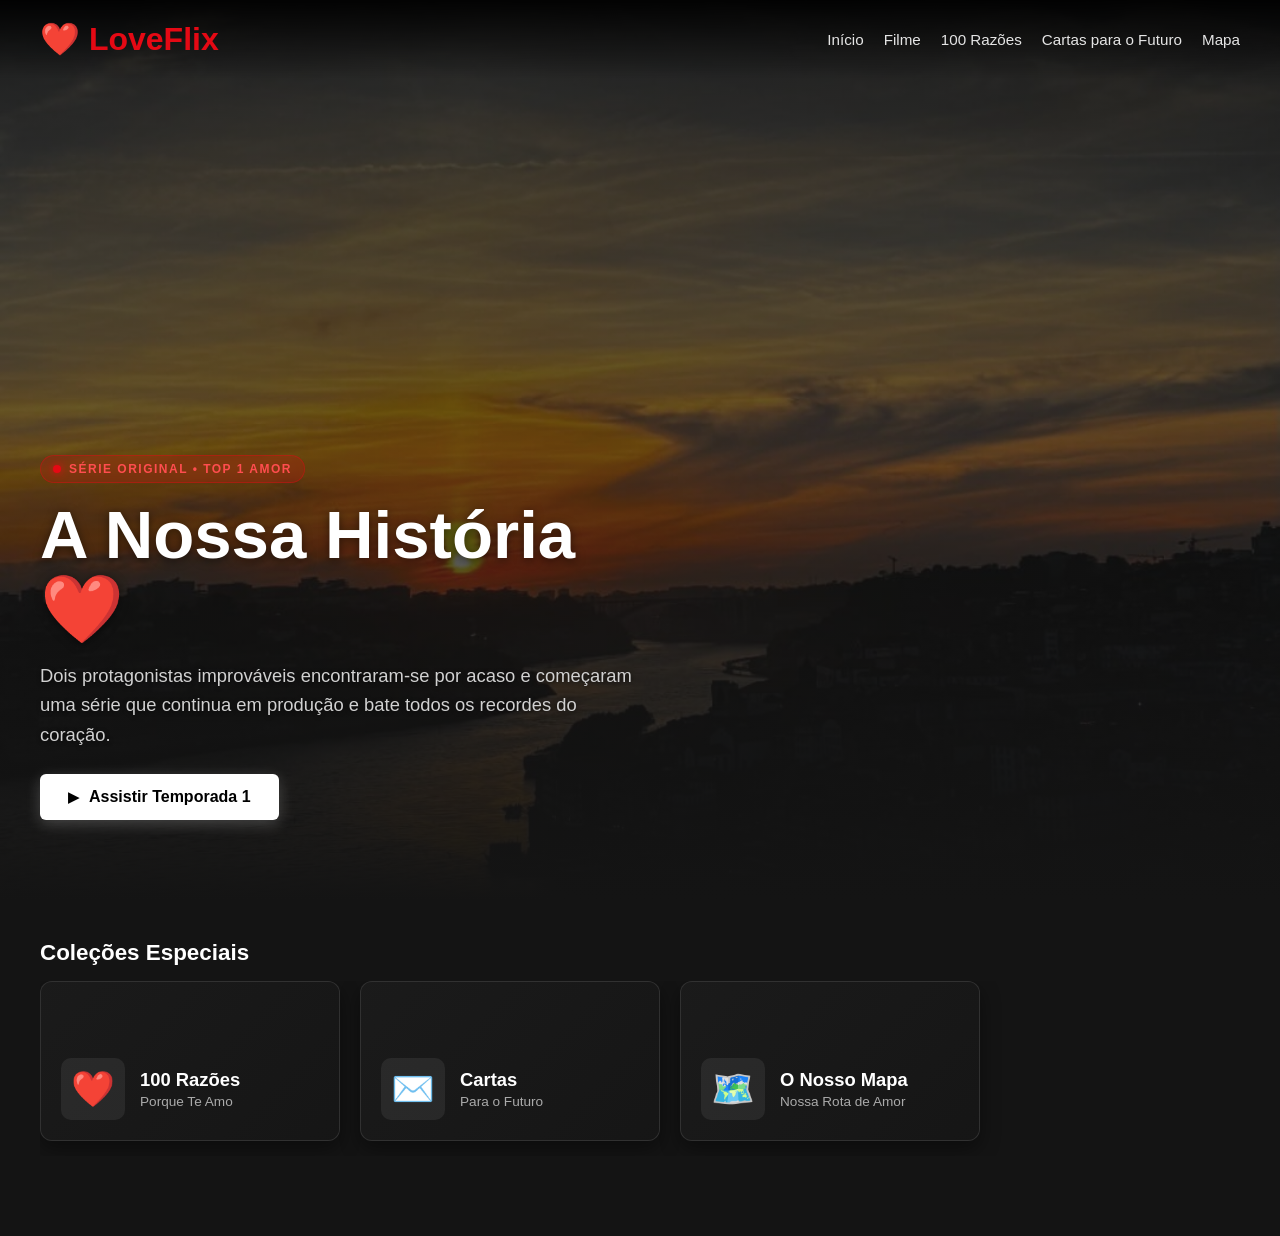
<file: index.html>
<!doctype html>
<html lang="pt">
  <head>
    <meta charset="UTF-8" />
    <meta name="viewport" content="width=device-width, initial-scale=1.0" />
    <title>LoveFlix ❤️</title>
    <link rel="stylesheet" href="style.css" />
  </head>
  <body>
    <header class="navbar">
      <div class="logo">❤️ LoveFlix</div>

      <!-- Botão do Menu Hambúrguer Melhorado -->
      <button class="menu-toggle" id="menu-toggle" aria-label="Abrir Menu">
        <span class="bar"></span>
        <span class="bar"></span>
        <span class="bar"></span>
      </button>

      <nav class="nav-links" id="nav-links">
        <a href="#">Início</a>
        <a href="#">Filme</a>
        <a href="reasons/index.html">100 Razões</a>
        <a href="letters/index.html">Cartas para o Futuro</a>
        <a href="map/index.html">Mapa</a>
      </nav>
    </header>

    <section class="hero">
      <div class="overlay"></div>

      <div class="hero-content">
        <div class="hero-badge">
          <span class="badge-dot"></span> SÉRIE ORIGINAL • TOP 1 AMOR
        </div>
        <h1>A Nossa História ❤️</h1>
        <p>
          Dois protagonistas improváveis encontraram-se por acaso e começaram
          uma série que continua em produção e bate todos os recordes do coração.
        </p>

        <div class="buttons">
          <button class="play-btn">
            <span class="play-icon">▶</span> Assistir Temporada 1
          </button>
        </div>
      </div>
    </section>

    <main>
      <section class="row">
        <h2>Coleções Especiais</h2>

        <div class="cards">
          <a href="reasons/index.html" class="card-link">
            <div class="special-card card-reasons">
              <div class="card-overlay"></div>
              <div class="card-content">
                <span class="card-icon">❤️</span>
                <div class="card-text">
                  <h3>100 Razões</h3>
                  <p>Porque Te Amo</p>
                </div>
              </div>
            </div>
          </a>

          <a href="letters/index.html" class="card-link">
            <div class="special-card card-letters">
              <div class="card-overlay"></div>
              <div class="card-content">
                <span class="card-icon">✉️</span>
                <div class="card-text">
                  <h3>Cartas</h3>
                  <p>Para o Futuro</p>
                </div>
              </div>
            </div>
          </a>
          
          <a href="map/index.html" class="card-link">
            <div class="special-card card-map">
              <div class="card-overlay"></div>
              <div class="card-content">
                <span class="card-icon">🗺️</span>
                <div class="card-text">
                  <h3>O Nosso Mapa</h3>
                  <p>Nossa Rota de Amor</p>
                </div>
              </div>
            </div>
          </a>
        </div>
      </section>
    </main>

    <!-- Script para alternar a classe e animar o botão -->
    <script>
      const toggleBtn = document.getElementById('menu-toggle');
      const navLinks = document.getElementById('nav-links');

      toggleBtn.addEventListener('click', () => {
        toggleBtn.classList.toggle('active');
        navLinks.classList.toggle('active');
      });
    </script>
    <script src="app.js"></script>
  </body>
</html>
</file>
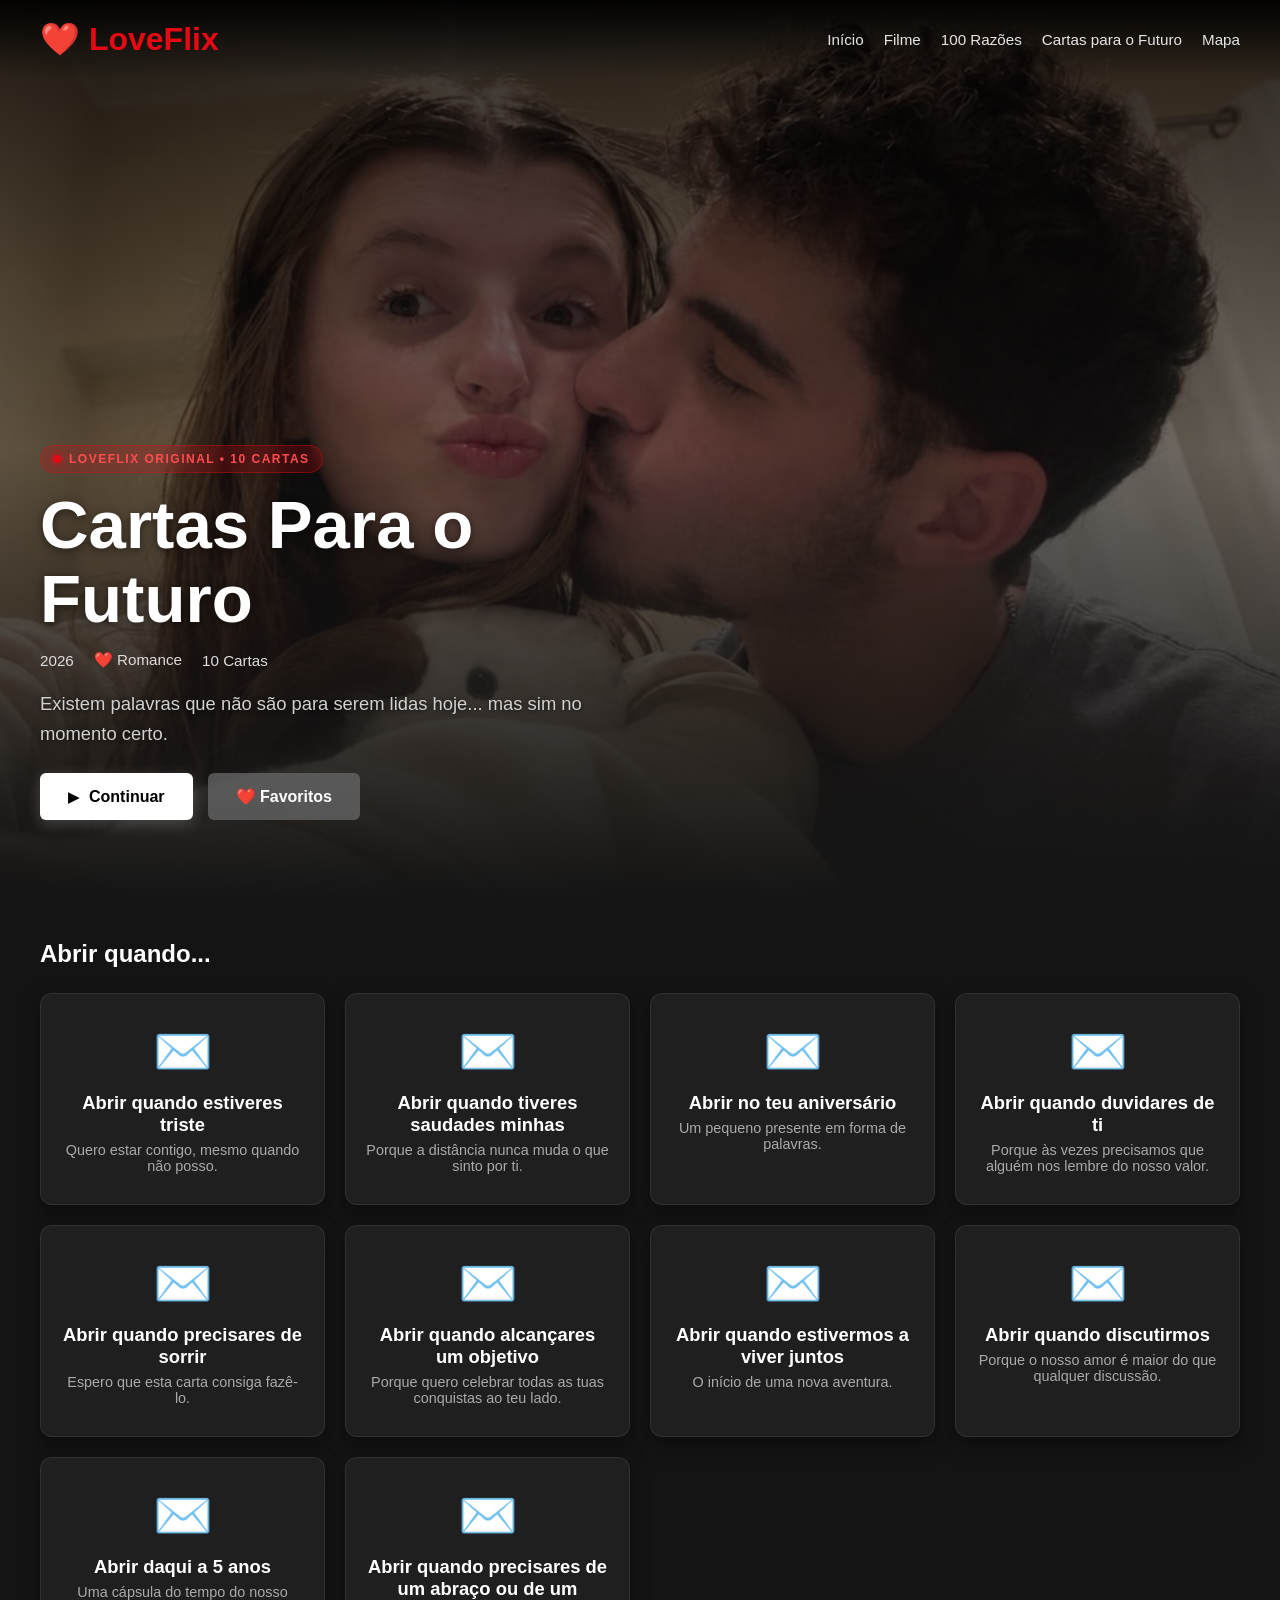
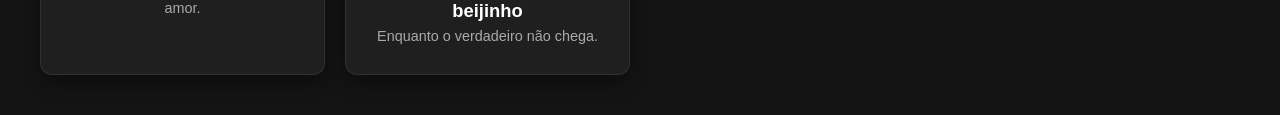
<file: letters/index.html>
<!DOCTYPE html>
<html lang="pt">

<head>
    <meta charset="UTF-8">
    <meta name="viewport" content="width=device-width, initial-scale=1.0">
    <title>Cartas Para o Futuro</title>
    <link rel="stylesheet" href="letters.css">
</head>

<body>

    <!-- NAVBAR -->
    <header class="navbar">
        <div class="logo">
            ❤️ LoveFlix
        </div>

        <!-- Botão de Menu Hambúrguer para Telemóveis -->
        <button class="menu-toggle" id="menu-toggle" aria-label="Abrir Menu">
            <span class="bar"></span>
            <span class="bar"></span>
            <span class="bar"></span>
        </button>

        <nav class="nav-links" id="nav-links">
            <a href="../">Início</a>
            <a href="#">Filme</a>
            <a href="../reasons/index.html">100 Razões</a>
            <a href="#">Cartas para o Futuro</a>
            <a href="../map/index.html">Mapa</a>
        </nav>
    </header>

    <!-- HERO -->
    <section class="hero">
        <div class="overlay"></div>

        <div class="hero-content">
            <div class="hero-badge">
                <span class="badge-dot"></span> LOVEFLIX ORIGINAL • 10 CARTAS
            </div>

            <h1>Cartas Para o Futuro</h1>

            <div class="info">
                <span>2026</span>
                <span>❤️ Romance</span>
                <span>10 Cartas</span>
            </div>

            <p>
                Existem palavras que não são para serem lidas hoje...
                mas sim no momento certo.
            </p>

            <div class="buttons">
                <button class="play-btn" id="continueBtn">
                    <span class="play-icon">▶</span> Continuar
                </button>

                <button class="list-btn">
                    ❤️ Favoritos
                </button>
            </div>
        </div>
    </section>

    <!-- CONTEÚDO -->
    <main>
        <section class="letters-section">
            <h2>Abrir quando...</h2>

            <div class="letters-grid" id="lettersContainer">
                <!-- Cartas criadas pelo JavaScript -->
            </div>
        </section>
    </main>

    <!-- MODAL -->
    <div class="modal hidden" id="letterModal">
        <div class="letter-container">
            <button class="close-btn" id="closeModal">
                ✕
            </button>

            <!-- Envelope -->
            <div class="envelope" id="envelope">
                <div class="envelope-front">
                    ✉️
                </div>
            </div>

            <!-- Carta -->
            <div class="letter hidden" id="letter">
                <h2 id="letterTitle">
                    Abrir quando...
                </h2>

                <div class="letter-date" id="letterDate">
                    Escrito com ❤️
                </div>

                <div class="letter-body" id="letterText">
                    O conteúdo da carta será colocado aqui.
                </div>

                <div class="letter-footer">
                    Com todo o meu amor ❤️
                </div>
            </div>

            <!-- Navegação -->
            <div class="navigation">
                <button id="prevLetter">
                    ← Carta anterior
                </button>

                <button id="nextLetter">
                    Próxima carta →
                </button>
            </div>
        </div>
    </div>

    <!-- Script para abrir/fechar o menu mobile -->
    <script>
        const toggleBtn = document.getElementById('menu-toggle');
        const navLinks = document.getElementById('nav-links');

        toggleBtn.addEventListener('click', () => {
            toggleBtn.classList.toggle('active');
            navLinks.classList.toggle('active');
        });
    </script>

    <!-- SCRIPTS -->
    <script src="lettersData.js"></script>
    <script src="letters.js"></script>

</body>

</html>
</file>
<file: style.css>
* {
  margin: 0;
  padding: 0;
  box-sizing: border-box;
}

body {
  background: #141414;
  color: white;
  font-family: Arial, sans-serif;
  overflow-x: hidden;
}

/* --- NAVBAR --- */
.navbar {
  position: fixed;
  top: 0;
  left: 0;
  width: 100%;
  z-index: 100;
  display: flex;
  justify-content: space-between;
  align-items: center;
  padding: 20px 40px;
  background: linear-gradient(to bottom, rgba(0, 0, 0, 0.9), rgba(0, 0, 0, 0));
  transition: background 0.3s ease;
}

.logo {
  color: #e50914;
  font-size: clamp(1.5rem, 4vw, 2rem);
  font-weight: bold;
}

/* --- BOTÃO HAMBÚRGUER ESTILIZADO --- */
.menu-toggle {
  display: none; /* Oculto no desktop */
  flex-direction: column;
  justify-content: space-between;
  width: 30px;
  height: 22px;
  background: transparent;
  border: none;
  cursor: pointer;
  padding: 0;
  z-index: 102;
}

.menu-toggle .bar {
  width: 100%;
  height: 3px;
  background-color: white;
  border-radius: 2px;
  transition: all 0.3s ease-in-out;
}

/* Animação do botão para formato de "X" quando ativo */
.menu-toggle.active .bar:nth-child(1) {
  transform: translateY(9.5px) rotate(45deg);
}

.menu-toggle.active .bar:nth-child(2) {
  opacity: 0;
}

.menu-toggle.active .bar:nth-child(3) {
  transform: translateY(-9.5px) rotate(-45deg);
}

/* --- LINKS DE NAVEGAÇÃO --- */
.nav-links {
  display: flex;
  gap: 20px;
  align-items: center;
}

.nav-links a {
  color: #e5e5e5;
  text-decoration: none;
  font-size: 0.95rem;
  transition: color 0.2s;
}

.nav-links a:hover {
  color: #b3b3b3;
}

/* --- HERO SECTION (CAPA REORGANIZADA) --- */
.hero {
  height: 100vh;
  height: 100dvh;
  background: url("images/banner5.webp") center/cover no-repeat;
  position: relative;
  display: flex;
  align-items: flex-end; /* Alinha o conteúdo mais para baixo, estilo interface do Netflix TV/App */
  padding-bottom: 80px;
}

.overlay {
  position: absolute;
  inset: 0;
  background: linear-gradient(
    0deg, 
    #141414 0%, 
    rgba(20, 20, 20, 0.6) 50%, 
    rgba(0, 0, 0, 0.8) 100%
  );
}

.hero-content {
  position: relative;
  z-index: 2;
  width: 100%;
  max-width: 700px;
  padding: 0 40px;
}

/* Badge Cinematográfica */
.hero-badge {
  display: inline-flex;
  align-items: center;
  gap: 8px;
  background: rgba(229, 9, 20, 0.2);
  border: 1px solid rgba(229, 9, 20, 0.4);
  padding: 6px 12px;
  border-radius: 20px;
  font-size: 0.75rem;
  font-weight: bold;
  letter-spacing: 1.5px;
  color: #ff4d4f;
  margin-bottom: 15px;
  text-transform: uppercase;
  backdrop-filter: blur(4px);
}

.badge-dot {
  width: 8px;
  height: 8px;
  background-color: #e50914;
  border-radius: 50%;
  box-shadow: 0 0 8px #e50914;
}

.hero h1 {
  font-size: clamp(2.5rem, 6vw, 4.2rem);
  margin-bottom: 15px;
  line-height: 1.1;
  font-weight: 800;
  text-shadow: 0 2px 10px rgba(0, 0, 0, 0.5);
}

.hero p {
  font-size: clamp(1rem, 2vw, 1.15rem);
  line-height: 1.6;
  color: #d1d1d1;
  margin-bottom: 25px;
  text-shadow: 0 1px 4px rgba(0, 0, 0, 0.6);
  max-width: 600px;
}

/* --- BOTÕES --- */
.buttons {
  display: flex;
  gap: 15px;
  flex-wrap: wrap;
}

.hero button {
  border: none;
  cursor: pointer;
  padding: 14px 28px;
  border-radius: 6px;
  font-size: 1rem;
  font-weight: bold;
  display: flex;
  align-items: center;
  gap: 10px;
  transition: transform 0.2s ease, background-color 0.2s ease, box-shadow 0.2s ease;
}

.hero button:active {
  transform: scale(0.96);
}

.play-btn {
  background: #fff;
  color: #000;
  box-shadow: 0 4px 15px rgba(255, 255, 255, 0.2);
}

.play-btn:hover {
  background: rgba(255, 255, 255, 0.85);
  box-shadow: 0 6px 20px rgba(255, 255, 255, 0.3);
}

.play-icon {
  font-size: 0.9rem;
}

/* --- MAIN & ROWS --- */
main {
  padding: 40px;
}

.row {
  margin-bottom: 40px;
}

.row h2 {
  margin-bottom: 15px;
  font-size: 1.4rem;
}

/* --- CARDS & SCROLLER --- */
.cards {
  display: flex;
  gap: 20px;
  overflow-x: auto;
  padding-bottom: 15px;
  scroll-behavior: smooth;
  scrollbar-width: thin;
  scrollbar-color: #e50914 transparent;
}

.cards::-webkit-scrollbar {
  height: 6px;
}

.cards::-webkit-scrollbar-thumb {
  background: #333;
  border-radius: 3px;
}

.card-link {
  text-decoration: none;
  color: inherit;
  flex-shrink: 0;
}

/* Estética Base do Cartão Especial */
.special-card {
  width: 300px;
  height: 160px;
  background: #1f1f1f;
  border-radius: 12px;
  position: relative;
  overflow: hidden;
  display: flex;
  align-items: flex-end;
  padding: 20px;
  transition: transform 0.35s cubic-bezier(0.2, 0, 0.2, 1), box-shadow 0.35s ease, border-color 0.35s ease;
  border: 1px solid rgba(255, 255, 255, 0.08);
  box-shadow: 0 8px 20px rgba(0, 0, 0, 0.4);
}

/* Gradiente interno para dar profundidade cinematográfica */
.card-overlay {
  position: absolute;
  inset: 0;
  background: linear-gradient(135deg, rgba(20, 20, 20, 0.4) 0%, rgba(20, 20, 20, 0.85) 100%);
  z-index: 1;
  transition: background 0.3s ease;
}

/* Conteúdo interno do cartão (ícone + texto) */
.card-content {
  position: relative;
  z-index: 2;
  display: flex;
  align-items: center;
  gap: 15px;
  width: 100%;
}

.card-icon {
  font-size: 2.2rem;
  background: rgba(255, 255, 255, 0.07);
  padding: 10px;
  border-radius: 10px;
  display: flex;
  align-items: center;
  justify-content: center;
  transition: transform 0.3s ease, background 0.3s ease;
}

.card-text h3 {
  font-size: 1.15rem;
  font-weight: bold;
  color: #fff;
  margin-bottom: 3px;
}

.card-text p {
  font-size: 0.85rem;
  color: #aaa;
  margin: 0;
}

/* Efeito Hover (Ao passar o rato) */
.special-card:hover {
  transform: translateY(-6px) scale(1.02);
  border-color: rgba(229, 9, 20, 0.5);
  box-shadow: 0 12px 30px rgba(229, 9, 20, 0.25);
}

.special-card:hover .card-overlay {
  background: linear-gradient(135deg, rgba(229, 9, 20, 0.15) 0%, rgba(20, 20, 20, 0.7) 100%);
}

.special-card:hover .card-icon {
  transform: scale(1.1);
  background: rgba(229, 9, 20, 0.2);
}

/* --- MEDIA QUERIES (RESPONSIVIDADE MOBILE COM TRANSIÇÕES) --- */
@media (max-width: 850px) {
  .navbar {
    padding: 15px 20px;
  }

  /* Mostra o botão personalizado */
  .menu-toggle {
    display: flex;
  }

  /* Painel móvel com transição suave (Fade + Slide) */
  .nav-links {
    position: absolute;
    top: 100%;
    right: 0;
    background: rgba(20, 20, 20, 0.95);
    backdrop-filter: blur(10px);
    flex-direction: column;
    width: 240px;
    padding: 25px 20px;
    gap: 18px;
    align-items: flex-start;
    border-bottom-left-radius: 12px;
    border-left: 1px solid rgba(255,255,255,0.1);
    border-bottom: 1px solid rgba(255,255,255,0.1);
    box-shadow: 0 15px 30px rgba(0,0,0,0.6);

    /* Efeitos de Transição Inicial (Fechado) */
    opacity: 0;
    visibility: hidden;
    transform: translateY(-10px);
    transition: opacity 0.3s ease, transform 0.3s ease, visibility 0.3s ease;
  }

  /* Estado Aberto com Transição Fluida */
  .nav-links.active {
    opacity: 1;
    visibility: visible;
    transform: translateY(0);
  }

  .nav-links a {
    font-size: 1.05rem;
    width: 100%;
    padding-bottom: 8px;
    border-bottom: 1px solid rgba(255,255,255,0.08);
  }

  .hero {
    padding-bottom: 50px;
  }

  .hero-content {
    padding: 0 20px;
  }

  main {
    padding: 20px;
  }

  .special-card {
    width: 260px;
    height: 130px;
    font-size: 1rem;
  }
}

@media (max-width: 480px) {
  .buttons {
    flex-direction: column;
    width: 100%;
  }

  .hero button {
    width: 100%;
    justify-content: center;
  }
}
</file>
<file: letters/letters.css>
/* ==========================
   RESET
========================== */
* {
    margin: 0;
    padding: 0;
    box-sizing: border-box;
}

body {
    background: #141414;
    color: white;
    font-family: Arial, Helvetica, sans-serif;
    overflow-x: hidden;
}

html {
    scroll-behavior: smooth;
}

/* ==========================
   NAVBAR & MENU MOBILE
========================== */
.navbar {
    position: fixed;
    top: 0;
    left: 0;
    width: 100%;
    display: flex;
    justify-content: space-between;
    align-items: center;
    padding: 20px 40px;
    background: linear-gradient(to bottom, rgba(0, 0, 0, 0.9), rgba(0, 0, 0, 0));
    z-index: 1000;
    transition: background 0.3s ease;
}

.logo {
    color: #E50914;
    font-size: clamp(1.5rem, 4vw, 2rem);
    font-weight: bold;
}

/* Botão Hambúrguer Estilizado */
.menu-toggle {
    display: none;
    flex-direction: column;
    justify-content: space-between;
    width: 30px;
    height: 22px;
    background: transparent;
    border: none;
    cursor: pointer;
    padding: 0;
    z-index: 1002;
}

.menu-toggle .bar {
    width: 100%;
    height: 3px;
    background-color: white;
    border-radius: 2px;
    transition: all 0.3s ease-in-out;
}

.menu-toggle.active .bar:nth-child(1) {
    transform: translateY(9.5px) rotate(45deg);
}
.menu-toggle.active .bar:nth-child(2) {
    opacity: 0;
}
.menu-toggle.active .bar:nth-child(3) {
    transform: translateY(-9.5px) rotate(-45deg);
}

.nav-links {
    display: flex;
    gap: 20px;
    align-items: center;
}

.nav-links a {
    color: #e5e5e5;
    text-decoration: none;
    transition: color 0.2s;
    font-size: 0.95rem;
}

.nav-links a:hover {
    color: #b3b3b3;
}

/* ==========================
   HERO / BANNER MELHORADO
========================== */
.hero {
    height: 100vh;
    height: 100dvh;
    background: url("../images/letters_banner.jpeg") center/cover no-repeat;
    position: relative;
    display: flex;
    align-items: flex-end;
    padding-bottom: 80px;
}

.overlay {
    position: absolute;
    inset: 0;
    background: linear-gradient(
        0deg, 
        #141414 0%, 
        rgba(20, 20, 20, 0.6) 50%, 
        rgba(0, 0, 0, 0.8) 100%
    );
}

.hero-content {
    position: relative;
    z-index: 2;
    width: 100%;
    max-width: 700px;
    padding: 0 40px;
}

/* Badge Cinematográfica */
.hero-badge {
    display: inline-flex;
    align-items: center;
    gap: 8px;
    background: rgba(229, 9, 20, 0.2);
    border: 1px solid rgba(229, 9, 20, 0.4);
    padding: 6px 12px;
    border-radius: 20px;
    font-size: 0.75rem;
    font-weight: bold;
    letter-spacing: 1.5px;
    color: #ff4d4f;
    margin-bottom: 15px;
    text-transform: uppercase;
    backdrop-filter: blur(4px);
}

.badge-dot {
    width: 8px;
    height: 8px;
    background-color: #e50914;
    border-radius: 50%;
    box-shadow: 0 0 8px #e50914;
}

.hero h1 {
    font-size: clamp(2.5rem, 6vw, 4.2rem);
    margin-bottom: 15px;
    line-height: 1.1;
    font-weight: 800;
    text-shadow: 0 2px 10px rgba(0, 0, 0, 0.5);
}

.info {
    display: flex;
    align-items: center;
    gap: 20px;
    color: #ddd;
    margin-bottom: 20px;
    font-size: 0.95rem;
}

.hero p {
    font-size: clamp(1rem, 2vw, 1.15rem);
    line-height: 1.6;
    color: #d1d1d1;
    margin-bottom: 25px;
    text-shadow: 0 1px 4px rgba(0, 0, 0, 0.6);
    max-width: 600px;
}

/* ==========================
   BOTÕES DO BANNER
========================== */
.buttons {
    display: flex;
    gap: 15px;
    flex-wrap: wrap;
}

button {
    border: none;
    cursor: pointer;
    border-radius: 6px;
    padding: 14px 28px;
    transition: transform 0.2s ease, background-color 0.2s ease, box-shadow 0.2s ease;
    font-size: 1rem;
    font-weight: bold;
    display: flex;
    align-items: center;
    gap: 10px;
}

button:active {
    transform: scale(0.96);
}

.play-btn {
    background: #fff;
    color: #000;
    box-shadow: 0 4px 15px rgba(255, 255, 255, 0.2);
}

.play-btn:hover {
    background: rgba(255, 255, 255, 0.85);
    box-shadow: 0 6px 20px rgba(255, 255, 255, 0.3);
}

.play-icon {
    font-size: 0.9rem;
}

.list-btn {
    background: rgba(109, 109, 110, 0.7);
    color: white;
}

.list-btn:hover {
    background: rgba(109, 109, 110, 0.4);
}

/* ==========================
   MAIN & GRID DE CARTAS
========================== */
main {
    padding: 40px;
}

.letters-section h2 {
    font-size: 1.5rem;
    margin-bottom: 25px;
}

.letters-grid {
    display: grid;
    grid-template-columns: repeat(auto-fill, minmax(280px, 1fr));
    gap: 20px;
}

.letter-card {
    background: #1f1f1f;
    border-radius: 12px;
    padding: 30px 20px;
    cursor: pointer;
    transition: transform 0.35s cubic-bezier(0.2, 0, 0.2, 1), box-shadow 0.35s ease, border-color 0.35s ease;
    text-align: center;
    border: 1px solid rgba(255, 255, 255, 0.08);
    box-shadow: 0 8px 20px rgba(0, 0, 0, 0.4);
}

.letter-card:hover {
    transform: translateY(-6px) scale(1.02);
    border-color: rgba(229, 9, 20, 0.5);
    box-shadow: 0 12px 30px rgba(229, 9, 20, 0.25);
}

.letter-card .icon {
    font-size: 3rem;
    margin-bottom: 12px;
    transition: transform 0.3s ease;
}

.letter-card:hover .icon {
    transform: scale(1.1);
}

.letter-card h3 {
    margin-bottom: 6px;
    font-size: 1.15rem;
    color: #fff;
}

.letter-card p {
    color: #aaa;
    font-size: 0.9rem;
}

/* ==========================
   MODAL & ENVELOPE
========================== */
.modal {
    position: fixed;
    inset: 0;
    background: rgba(0, 0, 0, .85);
    backdrop-filter: blur(5px);
    display: flex;
    justify-content: center;
    align-items: center;
    z-index: 5000;
    padding: 20px;
    overflow-y: auto;
}

.hidden {
    display: none !important;
}

.letter-container {
    position: relative;
    width: 100%;
    max-width: 650px;
    max-height: 90vh;
    display: flex;
    flex-direction: column;
    justify-content: space-between;
    background: #1c1c1c;
    border-radius: 16px;
    padding: 35px 30px;
    box-shadow: 0 25px 50px rgba(0, 0, 0, .6);
    border: 1px solid rgba(255, 255, 255, 0.08);
    animation: slideLetter .4s ease-out;
}

.envelope {
    width: 100%;
    max-width: 380px;
    height: 200px;
    margin: 20px auto;
    background: #c62828;
    border-radius: 10px;
    position: relative;
    cursor: pointer;
    transition: transform 0.3s ease;
    display: flex;
    justify-content: center;
    align-items: center;
    box-shadow: 0 10px 25px rgba(198, 40, 40, 0.3);
}

.envelope:hover {
    transform: scale(1.03);
}

.envelope-front {
    font-size: 4.5rem;
}

/* ==========================
   CONTEÚDO DA CARTA
========================== */
.letter {
    position: relative;
    width: 100%;
    color: #fff;
    overflow-y: auto;
    padding-right: 10px;
    max-height: calc(90vh - 140px);
}

.letter::-webkit-scrollbar {
    width: 6px;
}

.letter::-webkit-scrollbar-track {
    background: #1a1a1a;
    border-radius: 10px;
}

.letter::-webkit-scrollbar-thumb {
    background: #E50914;
    border-radius: 10px;
}

.letter h2 {
    font-size: 1.8rem;
    margin-bottom: 8px;
    padding-right: 35px;
    color: #fff;
}

.letter-date {
    color: #E50914;
    font-weight: 600;
    margin-bottom: 20px;
    font-size: .95rem;
}

.letter-body {
    line-height: 1.7;
    white-space: pre-line;
    font-size: 1.05rem;
    color: #ddd;
}

.letter-footer {
    margin-top: 30px;
    text-align: right;
    font-style: italic;
    color: #aaa;
}

/* ==========================
   NAVEGAÇÃO DO MODAL
========================== */
.navigation {
    display: flex;
    justify-content: space-between;
    gap: 15px;
    margin-top: 20px;
    padding-top: 15px;
    border-top: 1px solid #333;
}

.navigation button {
    background: #333;
    color: white;
    flex: 1;
    padding: 12px 20px;
    font-weight: bold;
    display: flex;
    justify-content: center;
    align-items: center;
    gap: 8px;
}

.navigation button:hover {
    background: #E50914;
}

/* ==========================
   FECHAR (X)
========================== */
.close-btn {
    position: absolute;
    top: 20px;
    right: 20px;
    width: 38px;
    height: 38px;
    border-radius: 50%;
    background: #333;
    color: white;
    font-size: 1rem;
    display: flex;
    justify-content: center;
    align-items: center;
    z-index: 10;
    transition: .2s;
}

.close-btn:hover {
    background: #E50914;
}

/* ==========================
   ANIMAÇÃO
========================== */
@keyframes slideLetter {
    from {
        opacity: 0;
        transform: scale(0.92) translateY(20px);
    }
    to {
        opacity: 1;
        transform: scale(1) translateY(0);
    }
}

/* ==========================
   RESPONSIVO (MÓVEL & TABLET)
========================== */
@media(max-width: 850px) {
    .navbar {
        padding: 15px 20px;
    }

    /* Ativa o botão hambúrguer */
    .menu-toggle {
        display: flex;
    }

    /* Menu lateral com transição suave */
    .nav-links {
        position: absolute;
        top: 100%;
        right: 0;
        background: rgba(20, 20, 20, 0.95);
        backdrop-filter: blur(10px);
        flex-direction: column;
        width: 240px;
        padding: 25px 20px;
        gap: 18px;
        align-items: flex-start;
        border-bottom-left-radius: 12px;
        border-left: 1px solid rgba(255, 255, 255, 0.1);
        border-bottom: 1px solid rgba(255, 255, 255, 0.1);
        box-shadow: 0 15px 30px rgba(0, 0, 0, 0.6);

        opacity: 0;
        visibility: hidden;
        transform: translateY(-10px);
        transition: opacity 0.3s ease, transform 0.3s ease, visibility 0.3s ease;
    }

    .nav-links.active {
        opacity: 1;
        visibility: visible;
        transform: translateY(0);
    }

    .nav-links a {
        font-size: 1.05rem;
        width: 100%;
        padding-bottom: 8px;
        border-bottom: 1px solid rgba(255, 255, 255, 0.08);
    }

    .hero {
        height: 75vh;
        min-height: 450px;
        background-size: contain;
        background-color: #141414;
        background-position: center top;
        padding-bottom: 40px;
        position: relative;
        overflow: hidden; /* Garante que o gradiente de transição fica contido */
    }

    /* Gradiente progressivo na base para fundir perfeitamente a imagem com o preto */
    .hero::after {
        content: "";
        position: absolute;
        bottom: 0;
        left: 0;
        width: 100%;
        height: 120px; /* Altura da zona de transição suave */
        background: linear-gradient(
            to bottom, 
            rgba(20, 20, 20, 0) 0%, 
            rgba(20, 20, 20, 0.8) 60%, 
            rgba(20, 20, 20, 1) 100%
        );
        z-index: 3;
        pointer-events: none;
    }

    .hero-content {
        padding: 0 20px;
    }

    main {
        padding: 20px;
    }

    .letter-container {
        padding: 25px 18px;
        max-height: 88vh;
    }

    .letter h2 {
        font-size: 1.4rem;
    }

    .letter-body {
        font-size: 0.95rem;
        line-height: 1.6;
    }

    .envelope {
        width: 100%;
        height: 160px;
    }

    .envelope-front {
        font-size: 3.5rem;
    }

    .navigation {
        flex-direction: row;
        gap: 10px;
    }

    .navigation button {
        padding: 10px 12px;
        font-size: 0.85rem;
    }
}

@media(max-width: 480px) {
    .buttons {
        flex-direction: column;
        width: 100%;
    }

    .buttons button {
        width: 100%;
        justify-content: center;
    }
}
</file>
